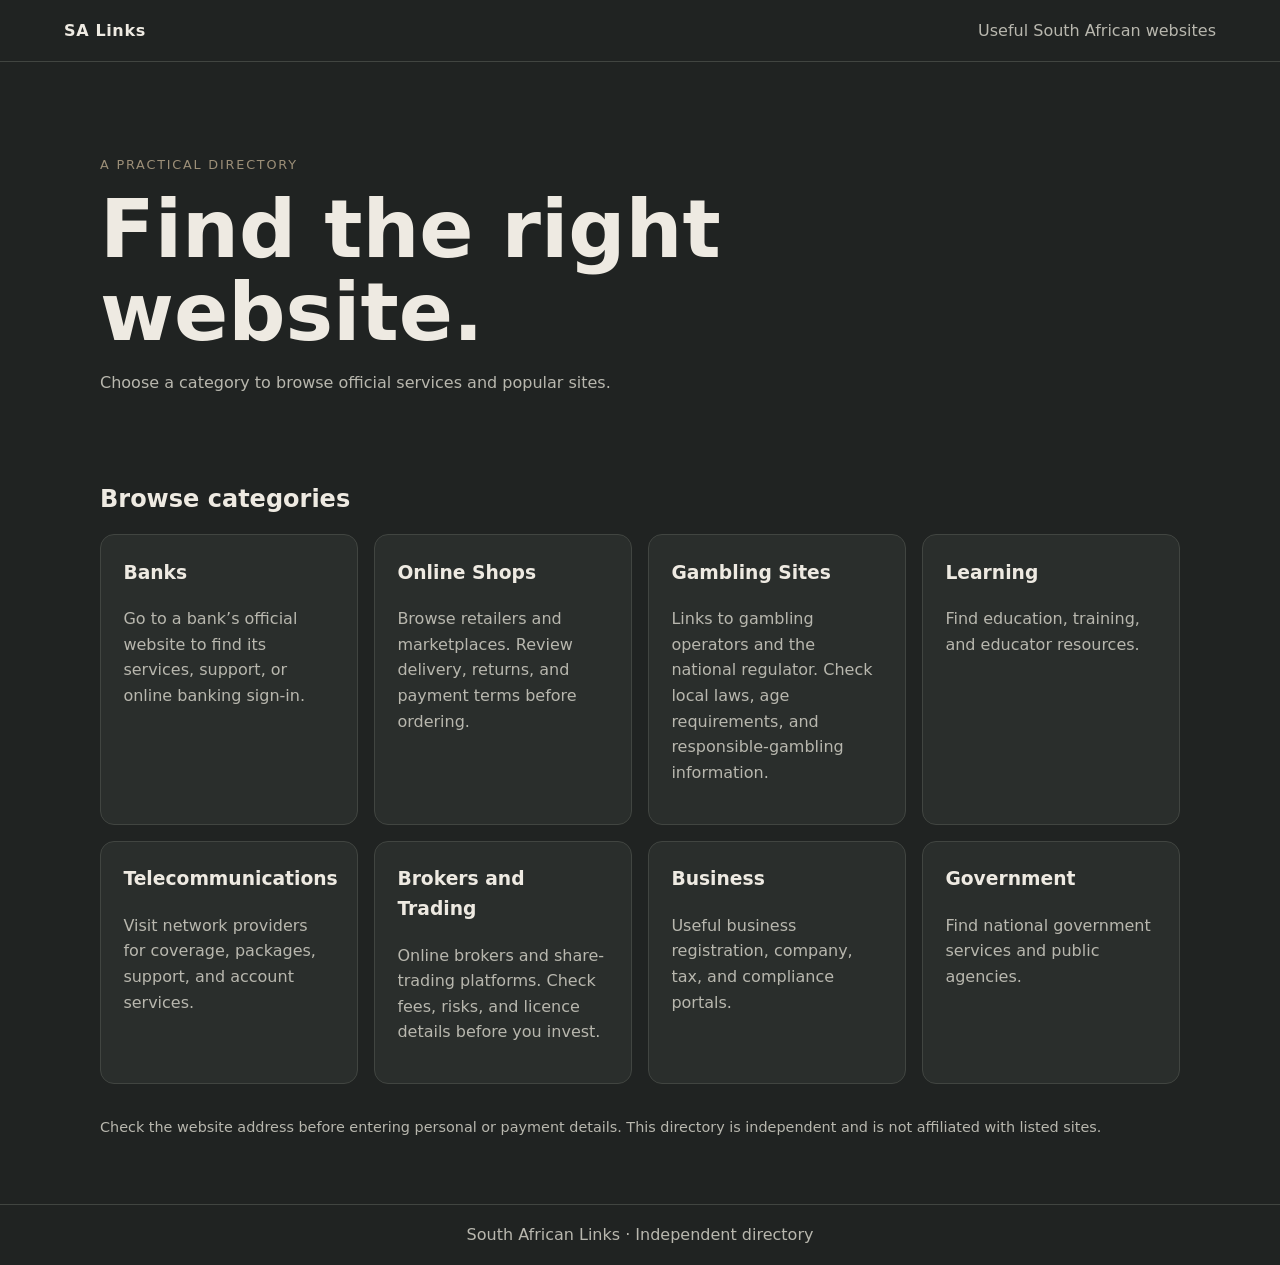
<file: index.html>
<!doctype html>
<html lang="en-ZA">
<head>
  <meta charset="utf-8">
  <meta name="viewport" content="width=device-width, initial-scale=1">
  <meta name="description" content="A directory of useful South African websites.">
  <title>South African Links</title>
  <link rel="stylesheet" href="css/styles.css">
  <script src="data/sites.js" defer></script>
  <script src="js/app.js" defer></script>
</head>
<body class="home">
  <header class="site-header">
    <a class="brand" href="index.html">SA Links</a>
    <span class="header-note">Useful South African websites</span>
  </header>

  <main class="container">
    <section class="hero">
      <p class="eyebrow">A practical directory</p>
      <h1>Find the right website.</h1>
      <p>Choose a category to browse official services and popular sites.</p>
    </section>

    <section aria-labelledby="categories-title">
      <h2 id="categories-title" class="section-title">Browse categories</h2>
      <div id="category-grid" class="category-grid"></div>
    </section>

    <p class="site-note">
      Check the website address before entering personal or payment details.
      This directory is independent and is not affiliated with listed sites.
    </p>
  </main>

  <footer class="site-footer">South African Links · Independent directory</footer>
</body>
</html>
</file>
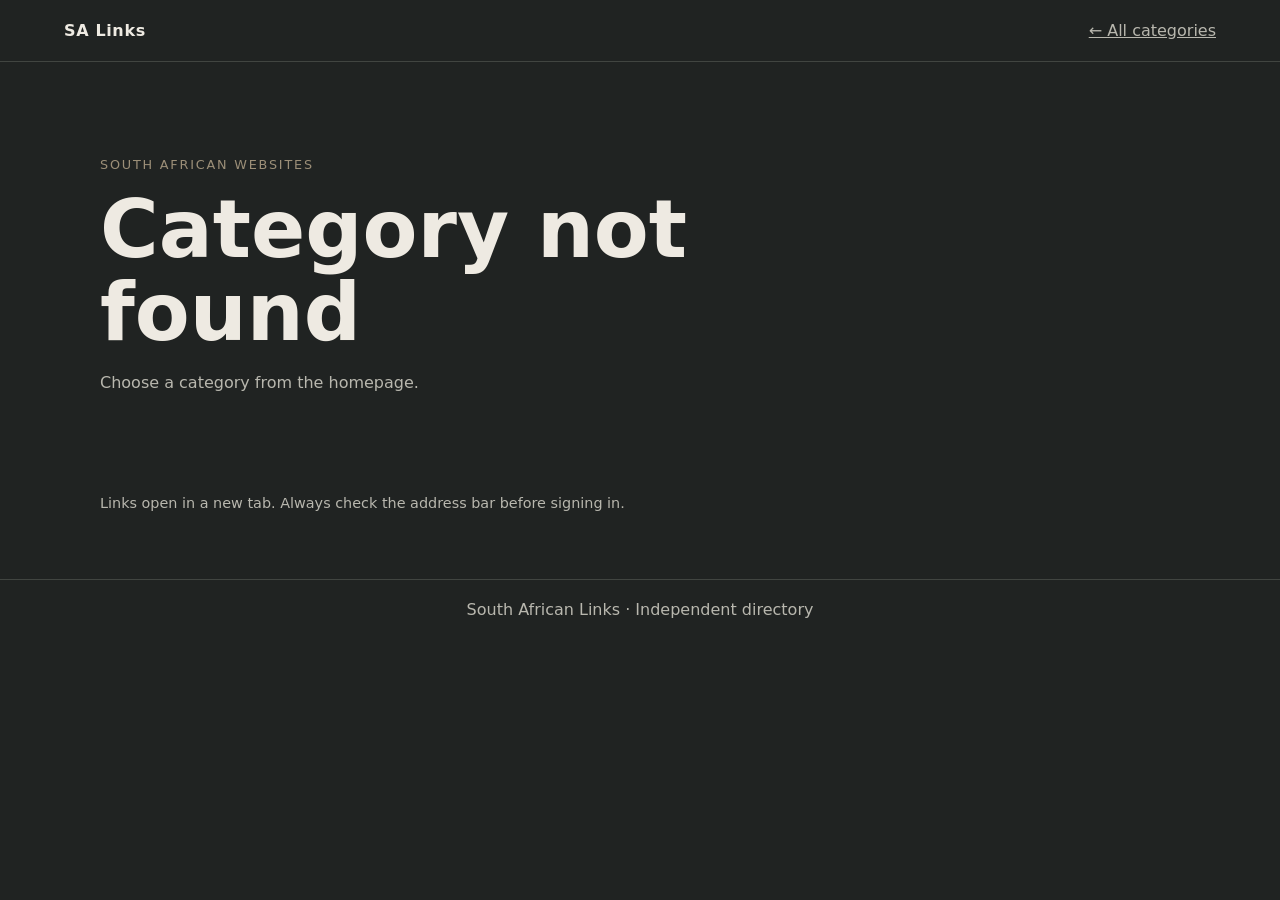
<file: category.html>
<!doctype html>
<html lang="en-ZA">
<head>
  <meta charset="utf-8">
  <meta name="viewport" content="width=device-width, initial-scale=1">
  <meta name="description" content="Browse South African websites by category.">
  <title>Category | South African Links</title>
  <link rel="stylesheet" href="css/styles.css">
  <script src="data/sites.js" defer></script>
  <script src="js/category.js" defer></script>
</head>
<body class="category-page">
  <header class="site-header">
    <a class="brand" href="index.html">SA Links</a>
    <a class="back-link" href="index.html">← All categories</a>
  </header>

  <main class="container">
    <section class="category-hero">
      <p class="eyebrow">South African websites</p>
      <h1 id="category-title">Loading…</h1>
      <p id="category-description"></p>
    </section>

    <section aria-label="Websites in this category">
      <div id="site-list" class="site-list"></div>
    </section>

    <p class="site-note">
      Links open in a new tab. Always check the address bar before signing in.
    </p>
  </main>

  <footer class="site-footer">South African Links · Independent directory</footer>
</body>
</html>
</file>
<file: css/styles.css>
/* Matte, restrained colors; category themes alter the accent and animation. */
:root {
  color-scheme: dark;
  --page: #202322;
  --surface: #2a2e2c;
  --text: #eeeae2;
  --muted: #b8b7ae;
  --accent: #9c8f78;
  --line: #414541;
}

* { box-sizing: border-box; }

body {
  margin: 0;
  min-height: 100vh;
  background: var(--page);
  color: var(--text);
  font: 16px/1.6 system-ui, sans-serif;
}

a { color: inherit; }
a:focus-visible { outline: 3px solid var(--accent); outline-offset: 4px; }

.site-header, .site-footer {
  display: flex;
  justify-content: space-between;
  align-items: center;
  padding: 1.1rem max(5vw, 1rem);
  border-bottom: 1px solid var(--line);
}

.site-footer {
  justify-content: center;
  margin-top: 4rem;
  color: var(--muted);
  border-top: 1px solid var(--line);
  border-bottom: 0;
}

.brand { font-weight: 750; text-decoration: none; letter-spacing: .04em; }
.header-note, .back-link, .site-note { color: var(--muted); }

.container { width: min(1080px, 90%); margin: 0 auto; }
.hero, .category-hero { padding: 5rem 0 3rem; }
.hero h1, .category-hero h1 { max-width: 760px; margin: .2rem 0; font-size: clamp(2.5rem, 7vw, 5rem); line-height: 1.04; }
.hero p, .category-hero p { max-width: 680px; color: var(--muted); }
.eyebrow { color: var(--accent) !important; text-transform: uppercase; letter-spacing: .14em; font-size: .8rem; }
.section-title { margin-bottom: 1rem; }

.category-grid {
  display: grid;
  grid-template-columns: repeat(auto-fit, minmax(220px, 1fr));
  gap: 1rem;
}

.category-card, .site-card {
  display: block;
  padding: 1.4rem;
  background: var(--surface);
  border: 1px solid var(--line);
  border-radius: 14px;
  text-decoration: none;
}

.category-card { transition: transform .2s ease, border-color .2s ease; }
.category-card:hover { transform: translateY(-4px); border-color: var(--accent); }
.category-card h3, .site-card h2 { margin-top: 0; }
.category-card p, .site-card p { color: var(--muted); }

.site-list { display: grid; gap: 1rem; }
.site-card { animation: appear .45s ease both; }
.site-card:nth-child(2) { animation-delay: .06s; }
.site-card:nth-child(3) { animation-delay: .12s; }
.site-card:nth-child(4) { animation-delay: .18s; }

.button-link {
  display: inline-block;
  margin-top: .5rem;
  padding: .65rem .9rem;
  color: #171918;
  background: var(--accent);
  border-radius: 8px;
  font-weight: 700;
  text-decoration: none;
}

.site-note { margin-top: 2rem; font-size: .9rem; }

/* Category-specific matte accents and subtle motion. */
.theme-bank { --accent: #9e746b; }
.theme-shop { --accent: #a58a69; }
.theme-gambling { --accent: #9c8560; }
.theme-learning { --accent: #778b7d; }
.theme-telecom { --accent: #718b8b; }
.theme-business { --accent: #8c8973; }
.theme-government { --accent: #7b8790; }

.category-page[class*="theme-"] .category-hero {
  animation: fade-in .55s ease both;
}

@keyframes appear {
  from { opacity: 0; transform: translateY(10px); }
  to { opacity: 1; transform: translateY(0); }
}

@keyframes fade-in {
  from { opacity: 0; }
  to { opacity: 1; }
}

@media (prefers-reduced-motion: reduce) {
  *, *::before, *::after {
    animation-duration: .01ms !important;
    transition-duration: .01ms !important;
    scroll-behavior: auto !important;
  }
}
</file>
